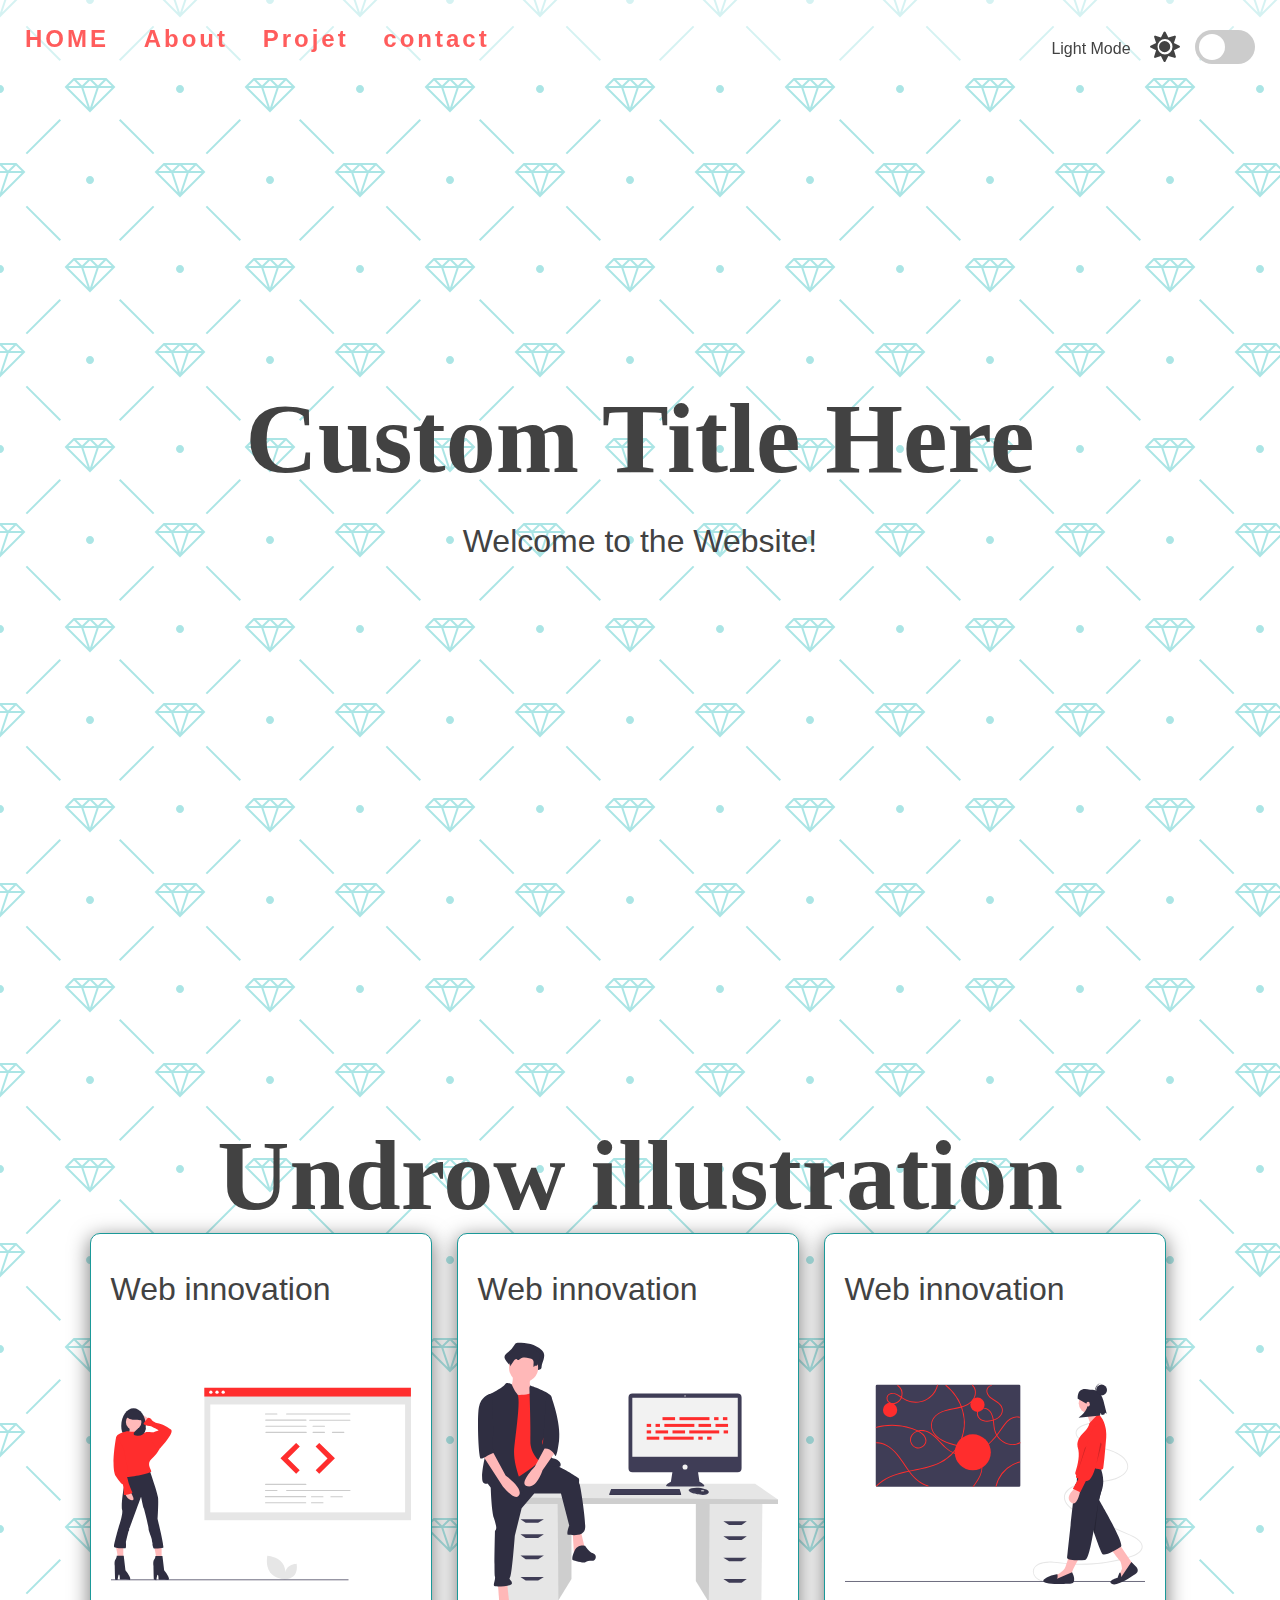
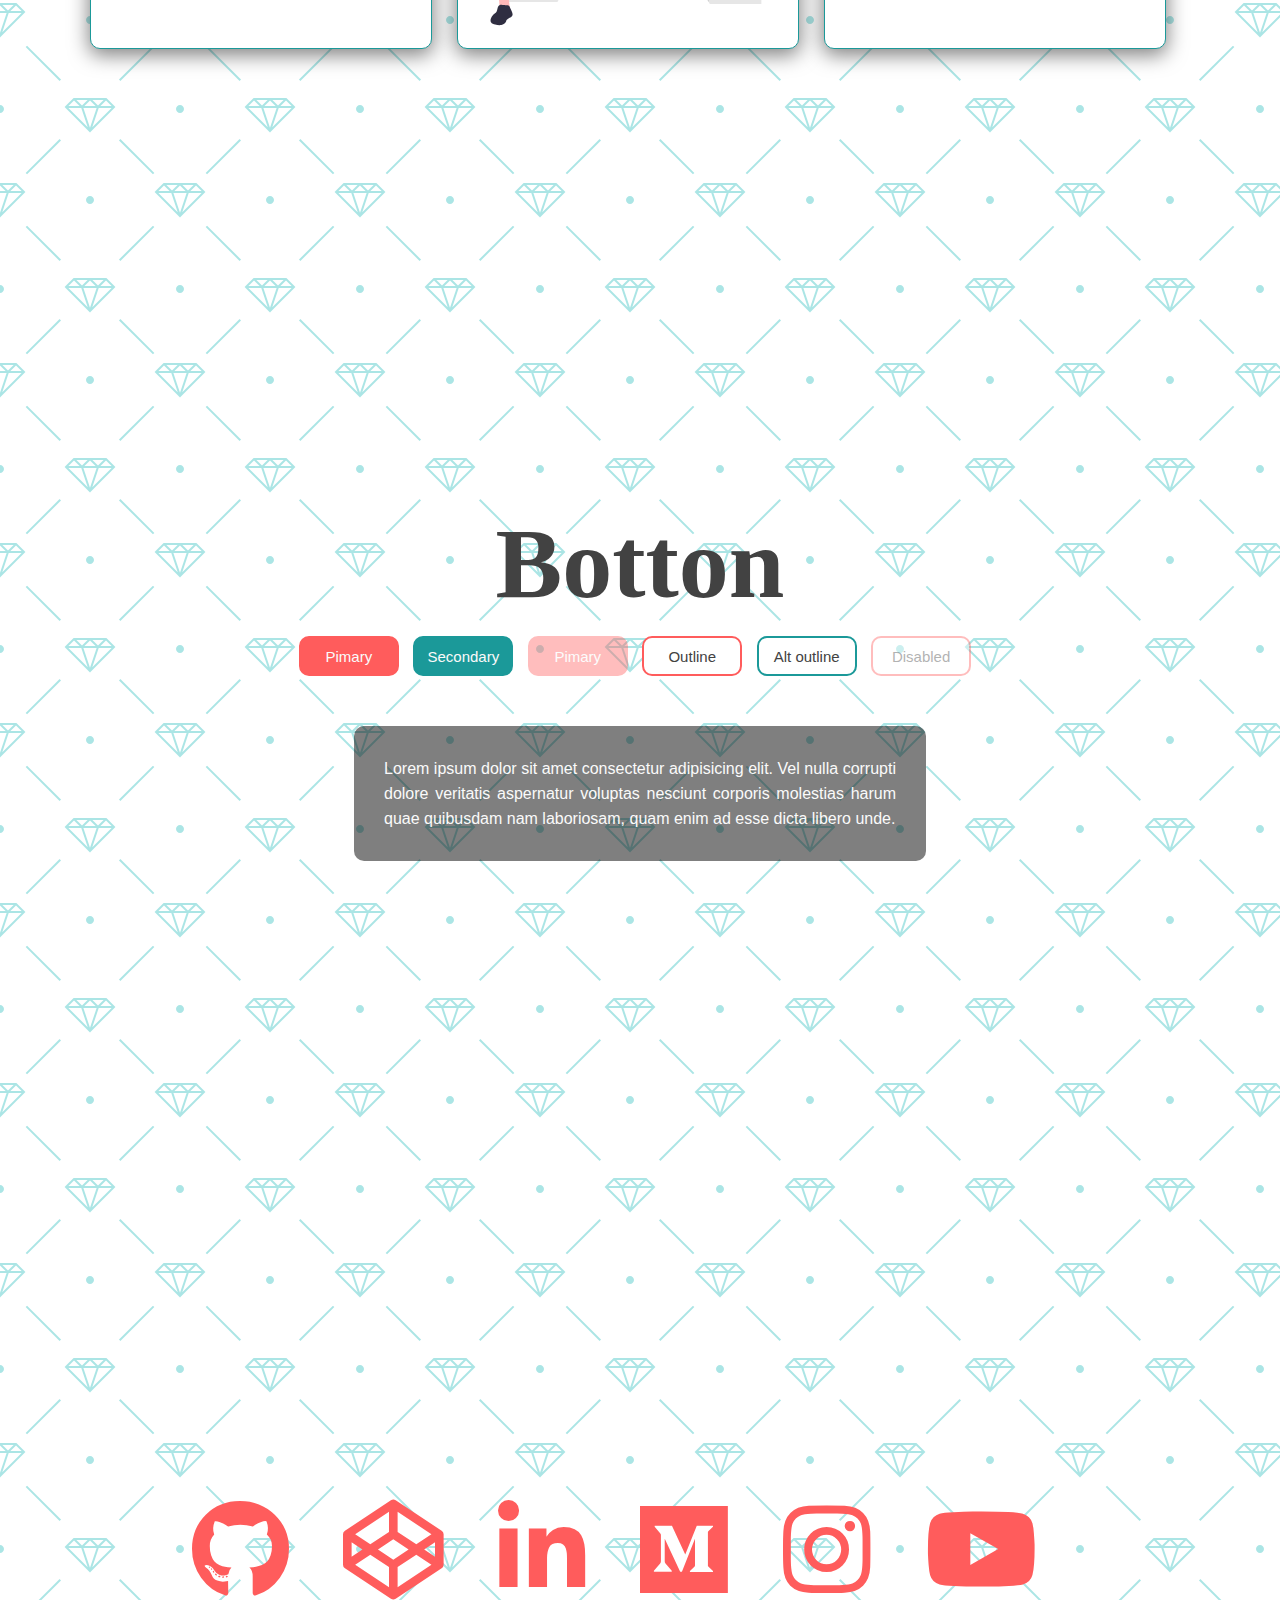
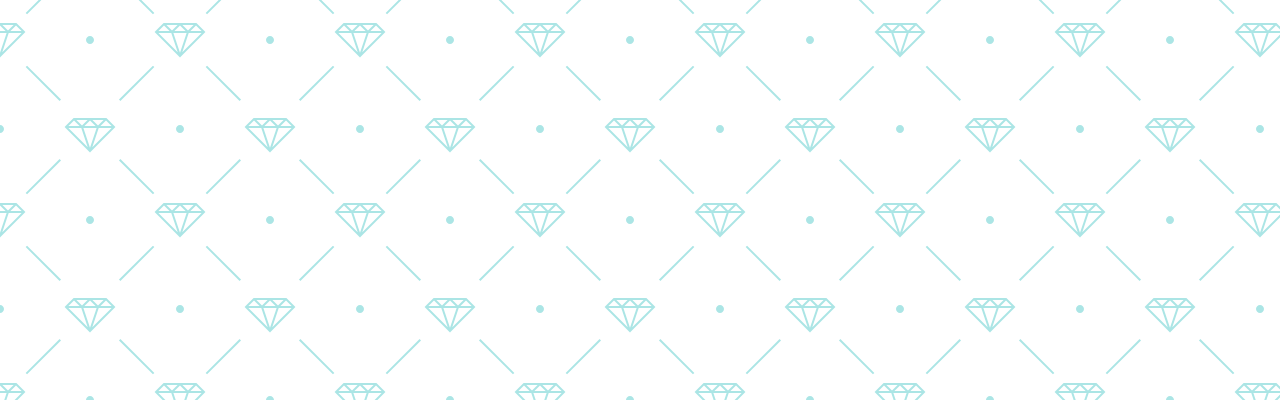
<file: echange de couleur backgroun/index.html>
<!DOCTYPE html>
<html lang="en">
<head>
    <meta charset="UTF-8">
    <meta name="viewport" content="width=device-width, initial-scale=1.0">
    <title>Template</title>
    <link rel="icon" type="image/png" href="favicon.png">
    <link rel="stylesheet" href="https://cdnjs.cloudflare.com/ajax/libs/font-awesome/5.10.2/css/all.min.css"/>
    <link rel="stylesheet" href="style.css">
</head>
<body> 
    <!--Dark mode-->
    <div class="theme-switch-wrapper">
        <span id="toggle-icon">
            <span class="toggle-text">Light Mode</span>
            <i class="fas fa-sun"></i>
        </span>
        <label class="theme-switch">
            <input type="checkbox">
            <div class="slider round"></div>
        </label>
    </div>
    <!--Navigation-->
    <nav id="nav">
        <a href="#home">HOME</a>
        <a href="#about">About</a>
        <a href="#projects">Projet</a>
        <a href="#contact">contact</a>
    </nav>
    <!--Homme-->
    <section id="home">
        <div class="title-group">
            <h1>Custom Title Here</h1>
            <h2>Welcome to the Website!</h2>
        </div> 
    </section>
    <!-- About -->
    <section id="about">
        <h1>Undrow illustration</h1>
        <div class="about-container">
            <div class="image-container">
                <h2>Web innovation</h2>
                <img src="img/undraw_proud_coder_light.svg" alt="" id="image1">
            </div>
            <div class="image-container">
                <h2>Web innovation</h2>
                <img src="img/undraw_feeling_proud_light.svg" alt="" id="image2">
            </div>
            <div class="image-container"> 
                <h2>Web innovation</h2> 
                <img src="img/undraw_conceptual_idea_light.svg" alt="" id="image3">
            </div>
        </div>
    </section>
    <!-- Projet Section -->
    <section id="projects">
        <h1>Botton</h1>
        <div class="buttons">
            <button class="primary">Pimary</button>
            <button class="secondary">Secondary</button>
            <button class="primary" disabled>Pimary</button>
            <button class="outline">Outline</button>
            <button class="secondary outline">Alt outline</button>
            <button class="outline" disabled>Disabled</button>
        </div>
        <div class="text-box" id="text-box">
          <p>Lorem ipsum dolor sit amet consectetur adipisicing elit. Vel nulla corrupti dolore veritatis aspernatur voluptas nesciunt corporis molestias harum quae quibusdam nam laboriosam, quam enim ad esse dicta libero unde.</p>
        </div>
    </section>
    <!-- Contact Section -->
    <section class="contact">
        <div class="social-icons">
            <i class="fab fa-github"></i>
            <i class="fab fa-codepen"></i>
            <i class="fab fa-linkedin-in"></i>
            <i class="fab fa-medium"></i>
            <i class="fab fa-instagram"></i>
            <i class="fab fa-youtube"></i>
        </div>
    </section>


    <!-- Script -->
    <script src="script.js"></script>
</body>
</html>
</file>
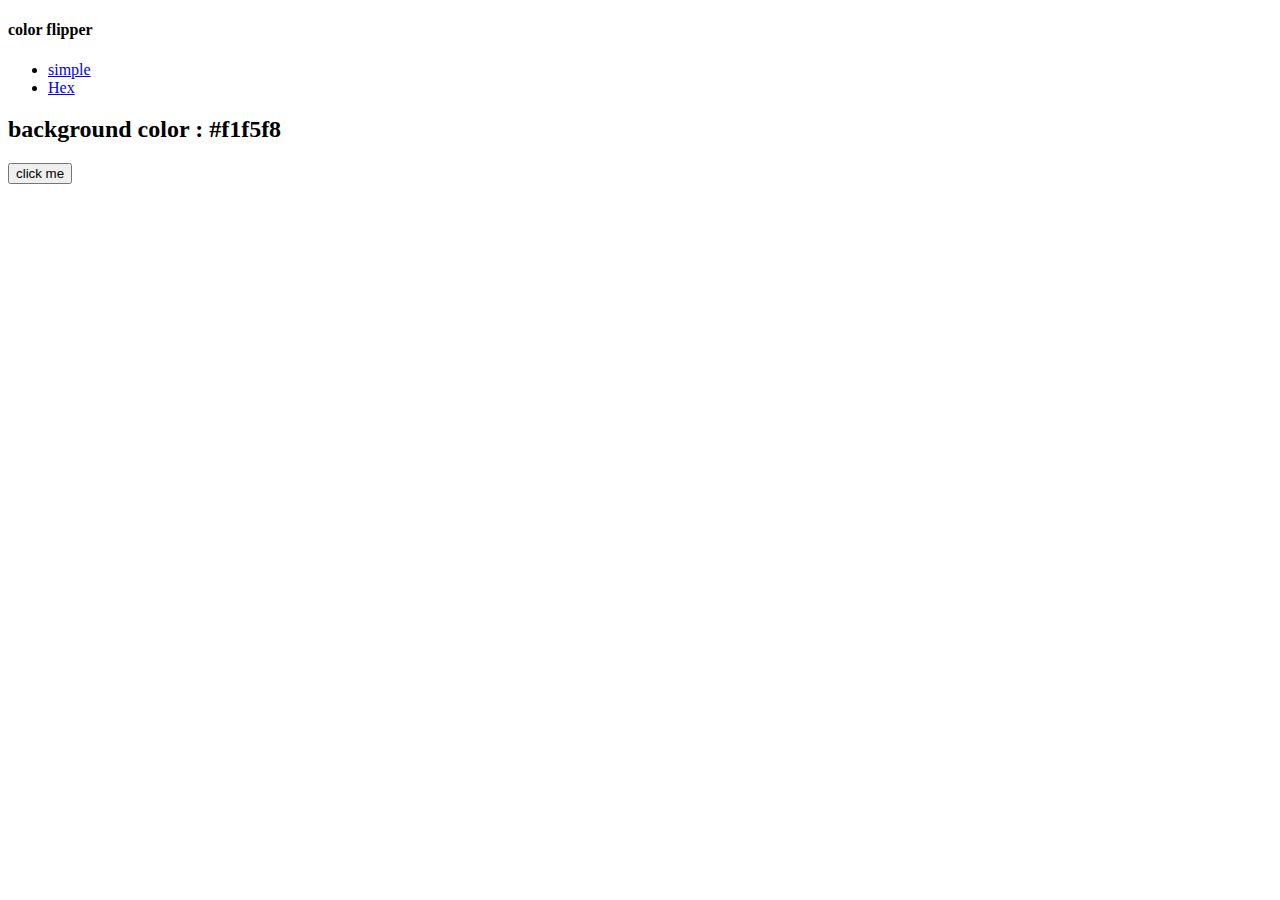
<file: build 15 javascrip projet/background change color/index.html>
<!DOCTYPE html>
<html lang="en">
   
    <head>
        <meta charset="uTF-8"/>
        <title>
            background change color
        </title>
    </head>
    <body>
        <nav>
            <div class="nav-center">
               <h4>color flipper</h4>
               <ul class="nav-links">
                  <li>
                     <a href="index.html">simple</a>
                  </li>
                  <li>
                     <a href="hex.html">Hex</a>
                 </li>
             </ul>
           </div>
        </nav>
        <main>
             <div class="container">
                 <h2>
                      background color :
                       <span class="color">
                                #f1f5f8
                        </span>
                 </h2>

                 <button class="btn btn-hero" id="btn">click me</button>
             </div>
        </main>
        <script src="hexax.js"></script>
    </body>
</html>
</file>
<file: echange de couleur backgroun/style.css>
:root {
  --primary-color: rgb(255, 92, 92);
  --primary-variant: #ff2d2d;
  --secondary-color: #1b9999;
  --on-primary: rgb(250, 250, 250);
  --on-background: rgb(66, 66, 66);
  --on-background-alt: rgba(66, 66, 66, 0.7);
  --background: rgb(255, 255, 255);
  --box-shadow: 0 5px 20px 1px rgba(0, 0, 0, 0.5);
}  

[data-theme="dark"] {
  --primary-color: rgb(150, 65, 255);
  --primary-variant: #6c63ff;
  --secondary-color: #03dac5;
  --on-primary: #000;
  --on-background: rgba(255, 255, 255, 0.9);
  --on-background-alt: rgba(255, 255, 255, 0.7);
  --background: #121212;
}

html {
  box-sizing: border-box;
}

body {
  margin: 0;
  font-family: Confortaa, sans-serif;
  color: var(--on-background);
  background-color: var(--background);
  background-image: url("data:image/svg+xml,%3Csvg width='180' height='180' viewBox='0 0 180 180' xmlns='http://www.w3.org/2000/svg'%3E%3Cpath d='M81.28 88H68.413l19.298 19.298L81.28 88zm2.107 0h13.226L90 107.838 83.387 88zm15.334 0h12.866l-19.298 19.298L98.72 88zm-32.927-2.207L73.586 78h32.827l.5.5 7.294 7.293L115.414 87l-24.707 24.707-.707.707L64.586 87l1.207-1.207zm2.62.207L74 80.414 79.586 86H68.414zm16 0L90 80.414 95.586 86H84.414zm16 0L106 80.414 111.586 86h-11.172zm-8-6h11.173L98 85.586 92.414 80zM82 85.586L87.586 80H76.414L82 85.586zM17.414 0L.707 16.707 0 17.414V0h17.414zM4.28 0L0 12.838V0h4.28zm10.306 0L2.288 12.298 6.388 0h8.198zM180 17.414L162.586 0H180v17.414zM165.414 0l12.298 12.298L173.612 0h-8.198zM180 12.838L175.72 0H180v12.838zM0 163h16.413l.5.5 7.294 7.293L25.414 172l-8 8H0v-17zm0 10h6.613l-2.334 7H0v-7zm14.586 7l7-7H8.72l-2.333 7h8.2zM0 165.414L5.586 171H0v-5.586zM10.414 171L16 165.414 21.586 171H10.414zm-8-6h11.172L8 170.586 2.414 165zM180 163h-16.413l-7.794 7.793-1.207 1.207 8 8H180v-17zm-14.586 17l-7-7h12.865l2.333 7h-8.2zM180 173h-6.613l2.334 7H180v-7zm-21.586-2l5.586-5.586 5.586 5.586h-11.172zM180 165.414L174.414 171H180v-5.586zm-8 5.172l5.586-5.586h-11.172l5.586 5.586zM152.933 25.653l1.414 1.414-33.94 33.942-1.416-1.416 33.943-33.94zm1.414 127.28l-1.414 1.414-33.942-33.94 1.416-1.416 33.94 33.943zm-127.28 1.414l-1.414-1.414 33.94-33.942 1.416 1.416-33.943 33.94zm-1.414-127.28l1.414-1.414 33.942 33.94-1.416 1.416-33.94-33.943zM0 85c2.21 0 4 1.79 4 4s-1.79 4-4 4v-8zm180 0c-2.21 0-4 1.79-4 4s1.79 4 4 4v-8zM94 0c0 2.21-1.79 4-4 4s-4-1.79-4-4h8zm0 180c0-2.21-1.79-4-4-4s-4 1.79-4 4h8z' fill='%2344c5c6' fill-opacity='0.45' fill-rule='evenodd'/%3E%3C/svg%3E");
}

section {
  min-height: 100vh;
  display: flex;
  justify-content: center;
  align-items: center;
  flex-direction:  column;
}

h1 {
  font-family: Kaushan Script;
  font-size: 100px;
  margin-bottom: 0;
}

h2 {
  font-size: 32px;
  font-weight: normal;
}

/* Navigation */
nav {
  z-index: 10;
  position: fixed;
  font-size: 24px;
  letter-spacing: 3px;
  padding: 25px;
  width: 100vw;
  background: rgb(255 255 255 / 50%);
}

a {
  margin-right: 25px;
  color: var(--primary-color);
  text-decoration: none;
  border-bottom: 3px solid transparent;
  font-weight: bold;
}

a:hover,
a:focus {
  color: var(--on-background);
  border-bottom: 3px solid;
}

/* Home Section */
.title-group {
  text-align: center;
}

/* About Section */
.about-container {
  display: flex;
}

.image-container {
  border: 1px solid var(--secondary-color);
  border-radius: 10px;
  padding: 10px 20px;
  margin-right: 25px;
  width: auto;
  background: var(--background);
  box-shadow: var(--box-shadow);
}

img {
  height: 300px;
  width: 300px;
}

/* Projects Section */
.buttons {
  margin-top: 15px;
  margin-bottom: 50px;
}

button {
  min-width: 100px;
  height: 40px;
  cursor: pointer;
  border-radius: 10px;
  margin-right: 10px;
  border: 2px solid var(--primary-color);
  font-size: 15px;
  outline: none;
}

button:disabled {
  opacity: 0.4;
  cursor: default;
}

button:hover:not(.outline) {
  filter: brightness(110%);
}

.primary {
  background: var(--primary-color);
  color: var(--on-primary);
}

.secondary {
  border: 2px solid var(--secondary-color);
}

.secondary,
.secondary:hover,
.outline.secondary:hover {
  background: var(--secondary-color);
  color: var(--on-primary);
}

.outline {
  background: var(--background);
  color: var(--on-background);
}

.outline:hover {
  background: var(--primary-color);
  color: var(--on-primary);
}

.text-box {
  width: 40%;
  text-align: justify;
  background: rgb(0 0 0 / 50%);
  color: var(--on-primary);
  border-radius: 10px;
  padding: 30px;
}

p {
  margin: 0;
  line-height: 25px;
}

/* Contact Section */
.fab {
  font-size: 100px;
  margin-right: 50px;
  cursor: pointer;
  color: var(--primary-color);
}

.fab:hover {
  color: var(--on-background);
}

/* Dark Mode Toggle */
.theme-switch-wrapper {
  display: flex;
  align-items: center;
  z-index: 100;
  position: fixed;
  right: 25px;
  top: 30px;
}

.theme-switch-wrapper span {
  margin-right: 10px;
  font-size: 1rem;
}

.toggle-text {
  position: relative;
  top: -4px;
  right: 5px;
  color: var(--on-background);
}

.theme-switch {
  display: inline-block;
  height: 34px;
  position: relative;
  width: 60px;
}

.theme-switch input {
  display: none;
}

.slider {
  background: #ccc;
  bottom: 0;
  cursor: pointer;
  left: 0;
  position: absolute;
  right: 0;
  top: 0;
  transition: 0.4s;
}

.slider::before {
  background: #fff;
  bottom: 4px;
  content: "";
  height: 26px;
  left: 4px;
  position: absolute;
  transition: 0.4s;
  width: 26px;
}

input:checked + .slider {
  background: var(--primary-color);
}

input:checked + .slider::before {
  transform: translateX(26px);
}

.slider.round {
  border-radius: 34px;
}

.slider.round::before {
  border-radius: 50%;
}

.fas {
  font-size: 30px;
  margin-right: 5px;
}
</file>
